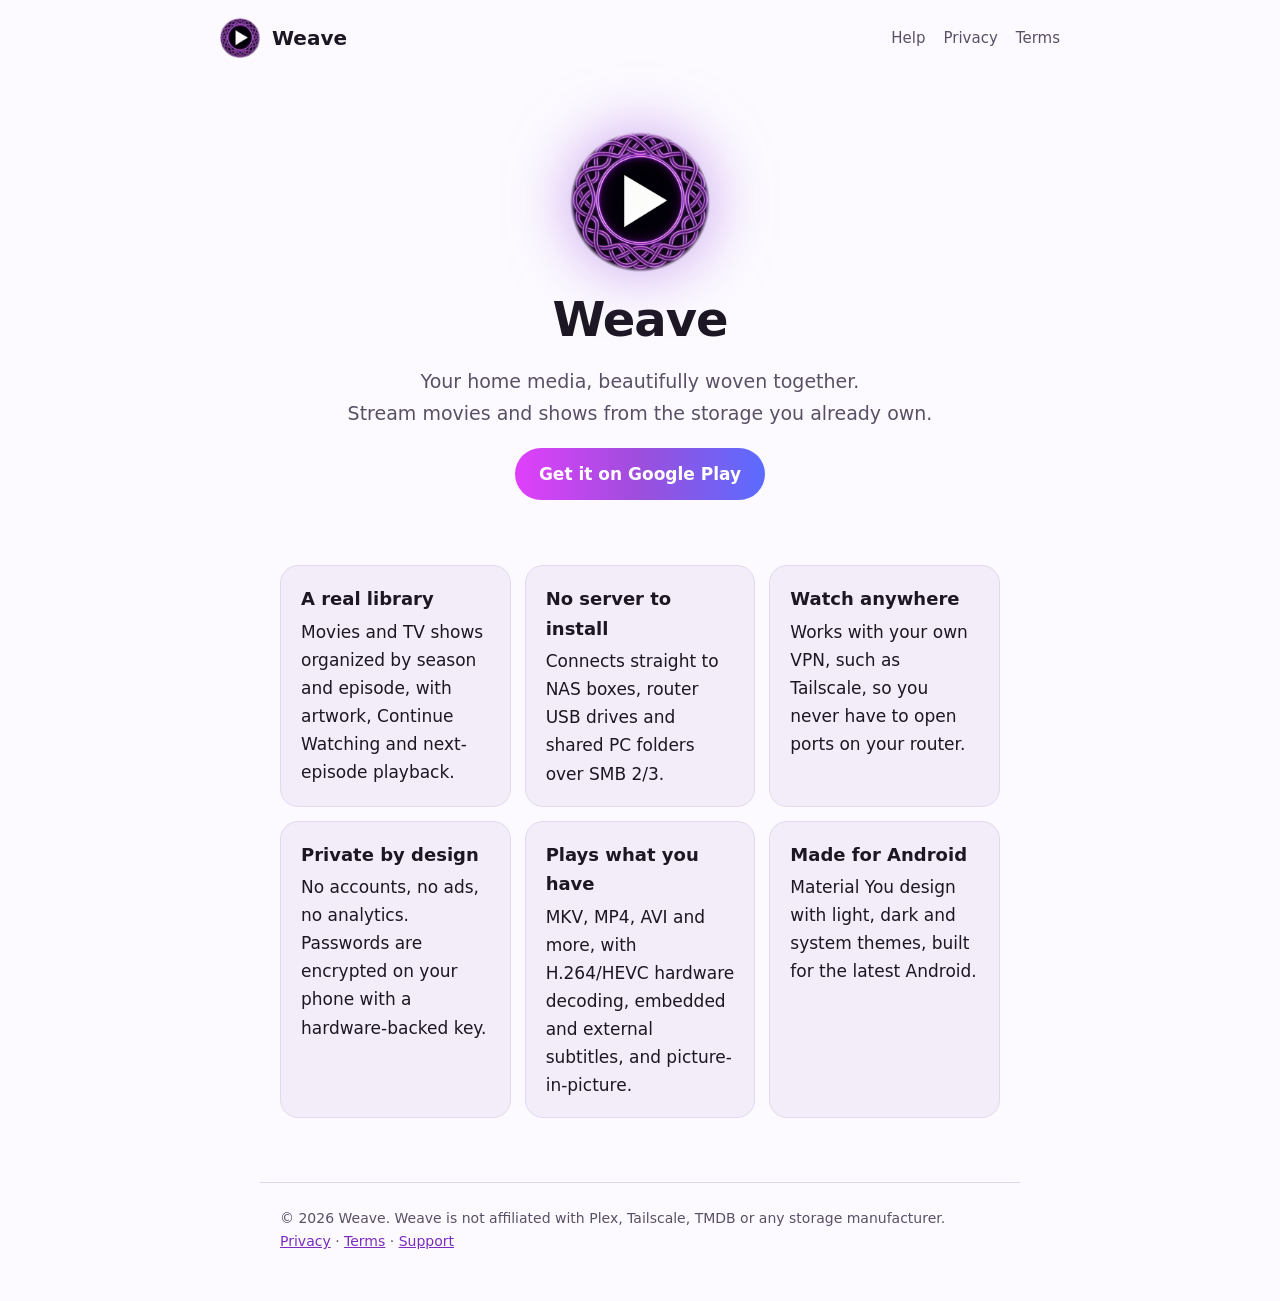
<file: index.html>
<!doctype html>
<html lang="en">
<head>
<meta charset="utf-8">
<meta name="viewport" content="width=device-width, initial-scale=1">
<title>Weave — NAS &amp; Media Player for Android</title>
<meta name="description" content="Weave streams movies and TV shows from your NAS or router-attached drive over SMB, with a private, Plex-style library. No accounts, no ads, no tracking.">
<link rel="icon" href="logo.png">
<link rel="stylesheet" href="style.css">
</head>
<body>
<header class="site">
  <img src="logo.png" alt=""><a class="name" href="index.html">Weave</a>
  <nav><a href="support.html">Help</a><a href="privacy.html">Privacy</a><a href="terms.html">Terms</a></nav>
</header>
<main>
  <section class="hero">
    <img src="logo.png" alt="Weave logo">
    <h1>Weave</h1>
    <p class="lede">Your home media, beautifully woven together.<br>Stream movies and shows from the storage you already own.</p>
    <p><a class="btn" href="https://play.google.com/store/apps/details?id=com.weaveplayer.app">Get it on Google Play</a></p>
  </section>

  <div class="grid">
    <div class="card"><h3>A real library</h3>Movies and TV shows organized by season and episode, with artwork, Continue Watching and next-episode playback.</div>
    <div class="card"><h3>No server to install</h3>Connects straight to NAS boxes, router USB drives and shared PC folders over SMB 2/3.</div>
    <div class="card"><h3>Watch anywhere</h3>Works with your own VPN, such as Tailscale, so you never have to open ports on your router.</div>
    <div class="card"><h3>Private by design</h3>No accounts, no ads, no analytics. Passwords are encrypted on your phone with a hardware-backed key.</div>
    <div class="card"><h3>Plays what you have</h3>MKV, MP4, AVI and more, with H.264/HEVC hardware decoding, embedded and external subtitles, and picture-in-picture.</div>
    <div class="card"><h3>Made for Android</h3>Material You design with light, dark and system themes, built for the latest Android.</div>
  </div>
</main>
<footer>© 2026 Weave. Weave is not affiliated with Plex, Tailscale, TMDB or any storage manufacturer. <a href="privacy.html">Privacy</a> · <a href="terms.html">Terms</a> · <a href="support.html">Support</a></footer>
</body>
</html>
</file>
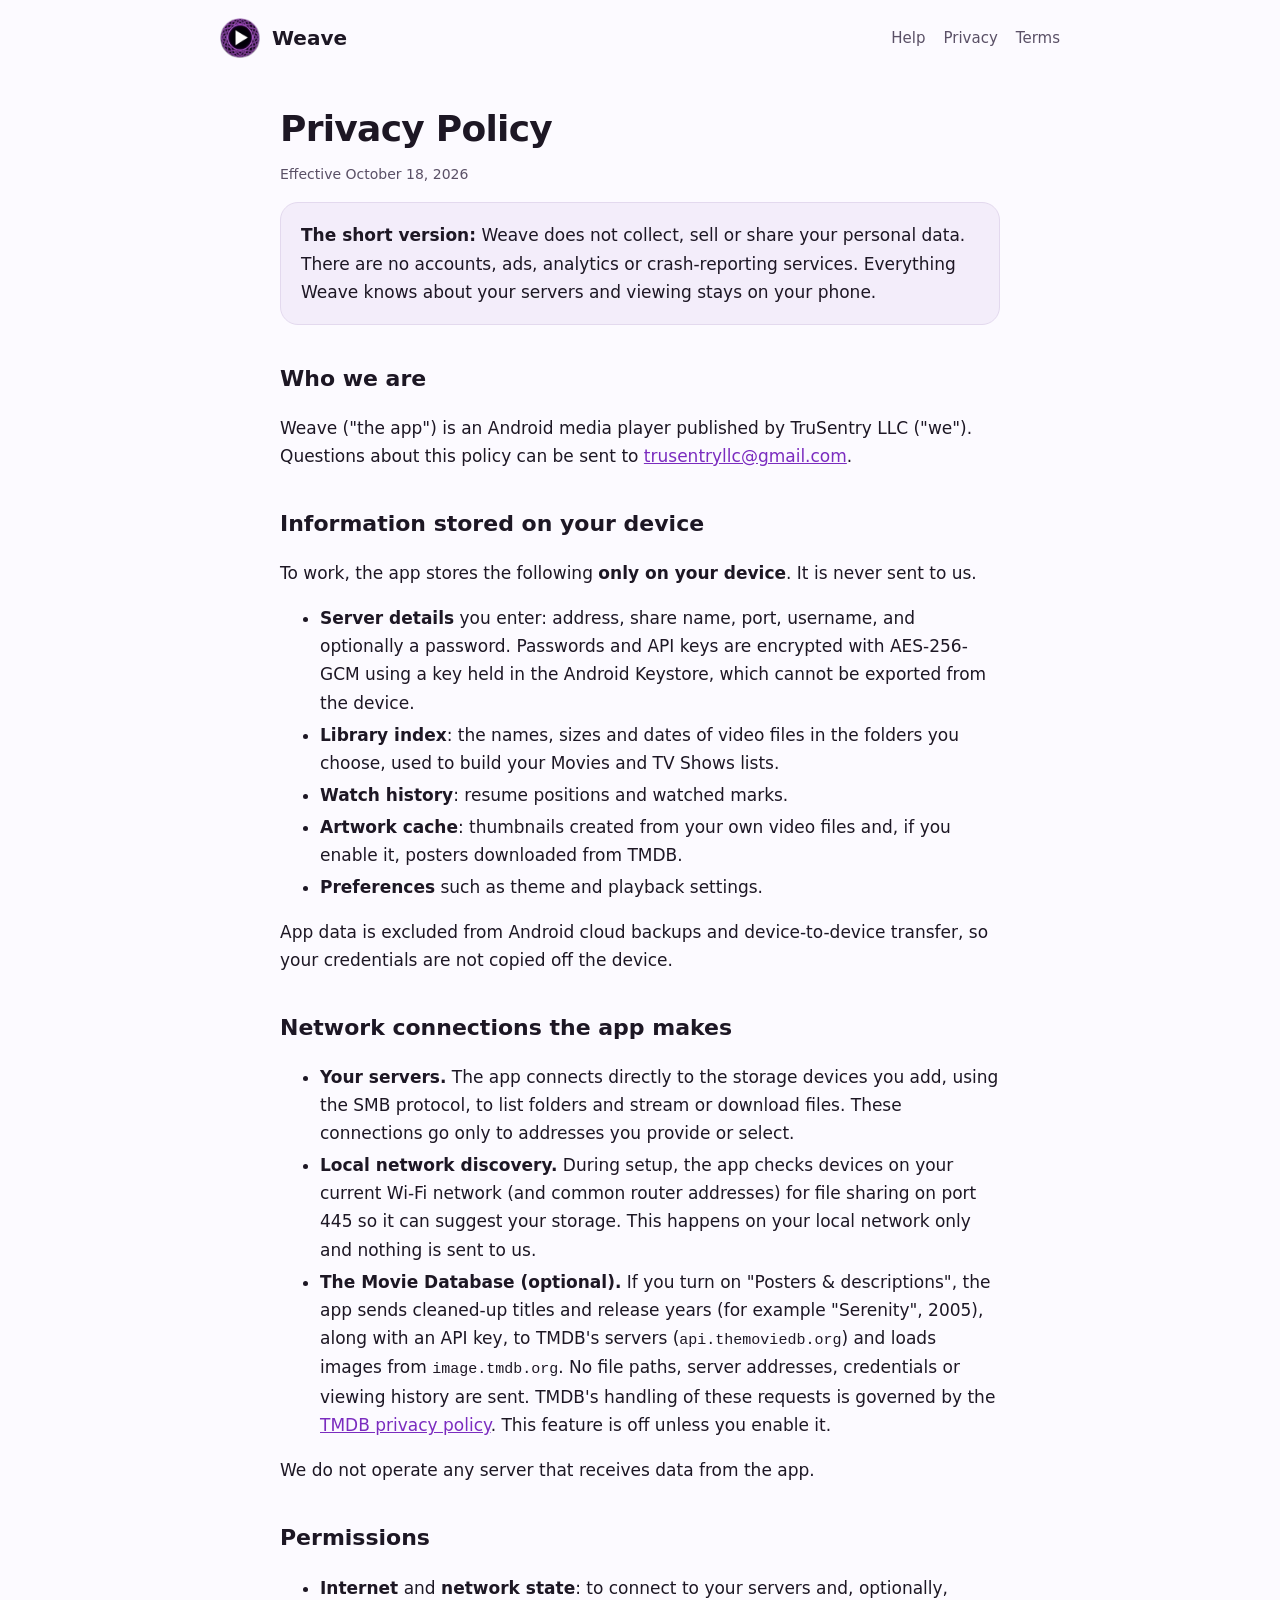
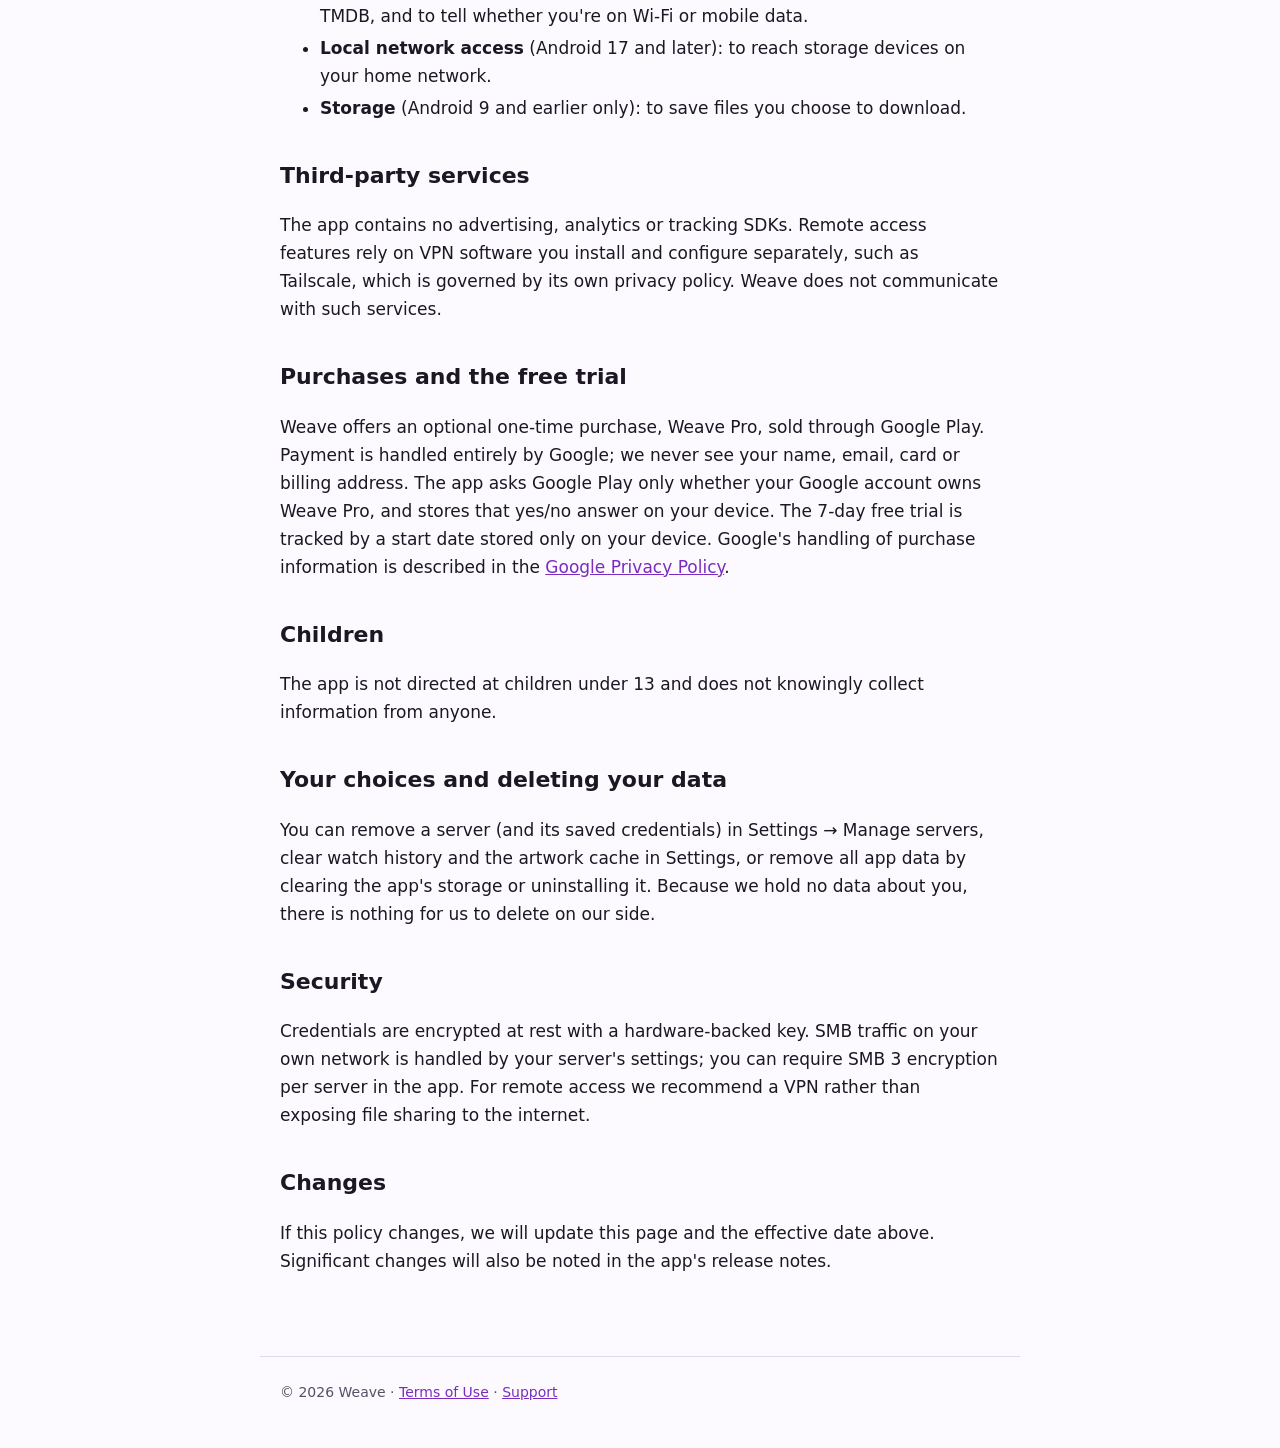
<file: privacy.html>
<!doctype html>
<html lang="en">
<head>
<meta charset="utf-8">
<meta name="viewport" content="width=device-width, initial-scale=1">
<title>Privacy Policy — Weave</title>
<link rel="icon" href="logo.png">
<link rel="stylesheet" href="style.css">
</head>
<body>
<header class="site">
  <img src="logo.png" alt=""><a class="name" href="index.html">Weave</a>
  <nav><a href="support.html">Help</a><a href="privacy.html">Privacy</a><a href="terms.html">Terms</a></nav>
</header>
<main>
<h1>Privacy Policy</h1>
<p class="updated">Effective October 18, 2026</p>

<div class="card"><strong>The short version:</strong> Weave does not collect, sell or share your personal data. There are no accounts, ads, analytics or crash-reporting services. Everything Weave knows about your servers and viewing stays on your phone.</div>

<h2>Who we are</h2>
<p>Weave ("the app") is an Android media player published by TruSentry LLC ("we"). Questions about this policy can be sent to <a href="mailto:trusentryllc@gmail.com">trusentryllc@gmail.com</a>.</p>

<h2>Information stored on your device</h2>
<p>To work, the app stores the following <strong>only on your device</strong>. It is never sent to us.</p>
<ul>
  <li><strong>Server details</strong> you enter: address, share name, port, username, and optionally a password. Passwords and API keys are encrypted with AES-256-GCM using a key held in the Android Keystore, which cannot be exported from the device.</li>
  <li><strong>Library index</strong>: the names, sizes and dates of video files in the folders you choose, used to build your Movies and TV Shows lists.</li>
  <li><strong>Watch history</strong>: resume positions and watched marks.</li>
  <li><strong>Artwork cache</strong>: thumbnails created from your own video files and, if you enable it, posters downloaded from TMDB.</li>
  <li><strong>Preferences</strong> such as theme and playback settings.</li>
</ul>
<p>App data is excluded from Android cloud backups and device-to-device transfer, so your credentials are not copied off the device.</p>

<h2>Network connections the app makes</h2>
<ul>
  <li><strong>Your servers.</strong> The app connects directly to the storage devices you add, using the SMB protocol, to list folders and stream or download files. These connections go only to addresses you provide or select.</li>
  <li><strong>Local network discovery.</strong> During setup, the app checks devices on your current Wi-Fi network (and common router addresses) for file sharing on port 445 so it can suggest your storage. This happens on your local network only and nothing is sent to us.</li>
  <li><strong>The Movie Database (optional).</strong> If you turn on "Posters &amp; descriptions", the app sends cleaned-up titles and release years (for example "Serenity", 2005), along with an API key, to TMDB's servers (<code>api.themoviedb.org</code>) and loads images from <code>image.tmdb.org</code>. No file paths, server addresses, credentials or viewing history are sent. TMDB's handling of these requests is governed by the <a href="https://www.themoviedb.org/privacy-policy">TMDB privacy policy</a>. This feature is off unless you enable it.</li>
</ul>
<p>We do not operate any server that receives data from the app.</p>

<h2>Permissions</h2>
<ul>
  <li><strong>Internet</strong> and <strong>network state</strong>: to connect to your servers and, optionally, TMDB, and to tell whether you're on Wi-Fi or mobile data.</li>
  <li><strong>Local network access</strong> (Android 17 and later): to reach storage devices on your home network.</li>
  <li><strong>Storage</strong> (Android 9 and earlier only): to save files you choose to download.</li>
</ul>

<h2>Third-party services</h2>
<p>The app contains no advertising, analytics or tracking SDKs. Remote access features rely on VPN software you install and configure separately, such as Tailscale, which is governed by its own privacy policy. Weave does not communicate with such services.</p>

<h2>Purchases and the free trial</h2>
<p>Weave offers an optional one-time purchase, Weave Pro, sold through Google Play. Payment is handled entirely by Google; we never see your name, email, card or billing address. The app asks Google Play only whether your Google account owns Weave Pro, and stores that yes/no answer on your device. The 7-day free trial is tracked by a start date stored only on your device. Google's handling of purchase information is described in the <a href="https://policies.google.com/privacy">Google Privacy Policy</a>.</p>

<h2>Children</h2>
<p>The app is not directed at children under 13 and does not knowingly collect information from anyone.</p>

<h2>Your choices and deleting your data</h2>
<p>You can remove a server (and its saved credentials) in Settings → Manage servers, clear watch history and the artwork cache in Settings, or remove all app data by clearing the app's storage or uninstalling it. Because we hold no data about you, there is nothing for us to delete on our side.</p>

<h2>Security</h2>
<p>Credentials are encrypted at rest with a hardware-backed key. SMB traffic on your own network is handled by your server's settings; you can require SMB 3 encryption per server in the app. For remote access we recommend a VPN rather than exposing file sharing to the internet.</p>

<h2>Changes</h2>
<p>If this policy changes, we will update this page and the effective date above. Significant changes will also be noted in the app's release notes.</p>
</main>
<footer>© 2026 Weave · <a href="terms.html">Terms of Use</a> · <a href="support.html">Support</a></footer>
</body>
</html>
</file>
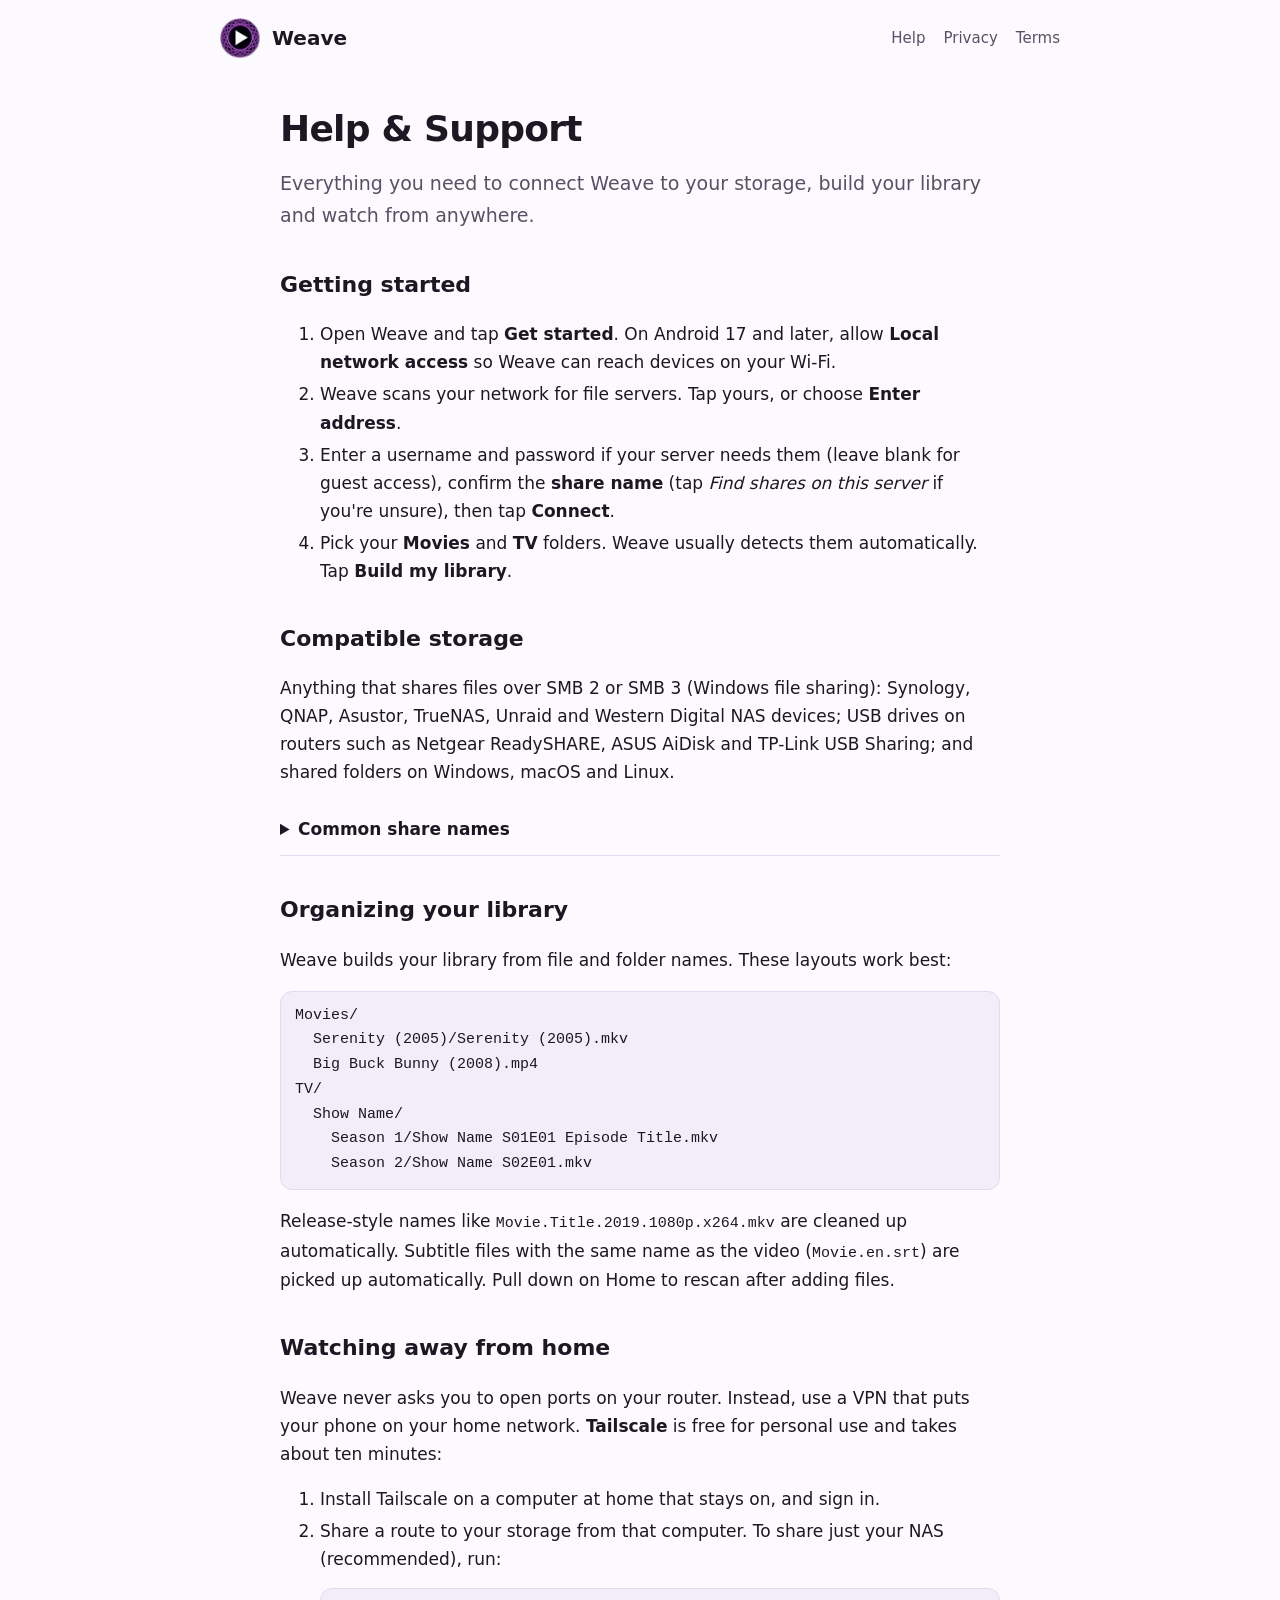
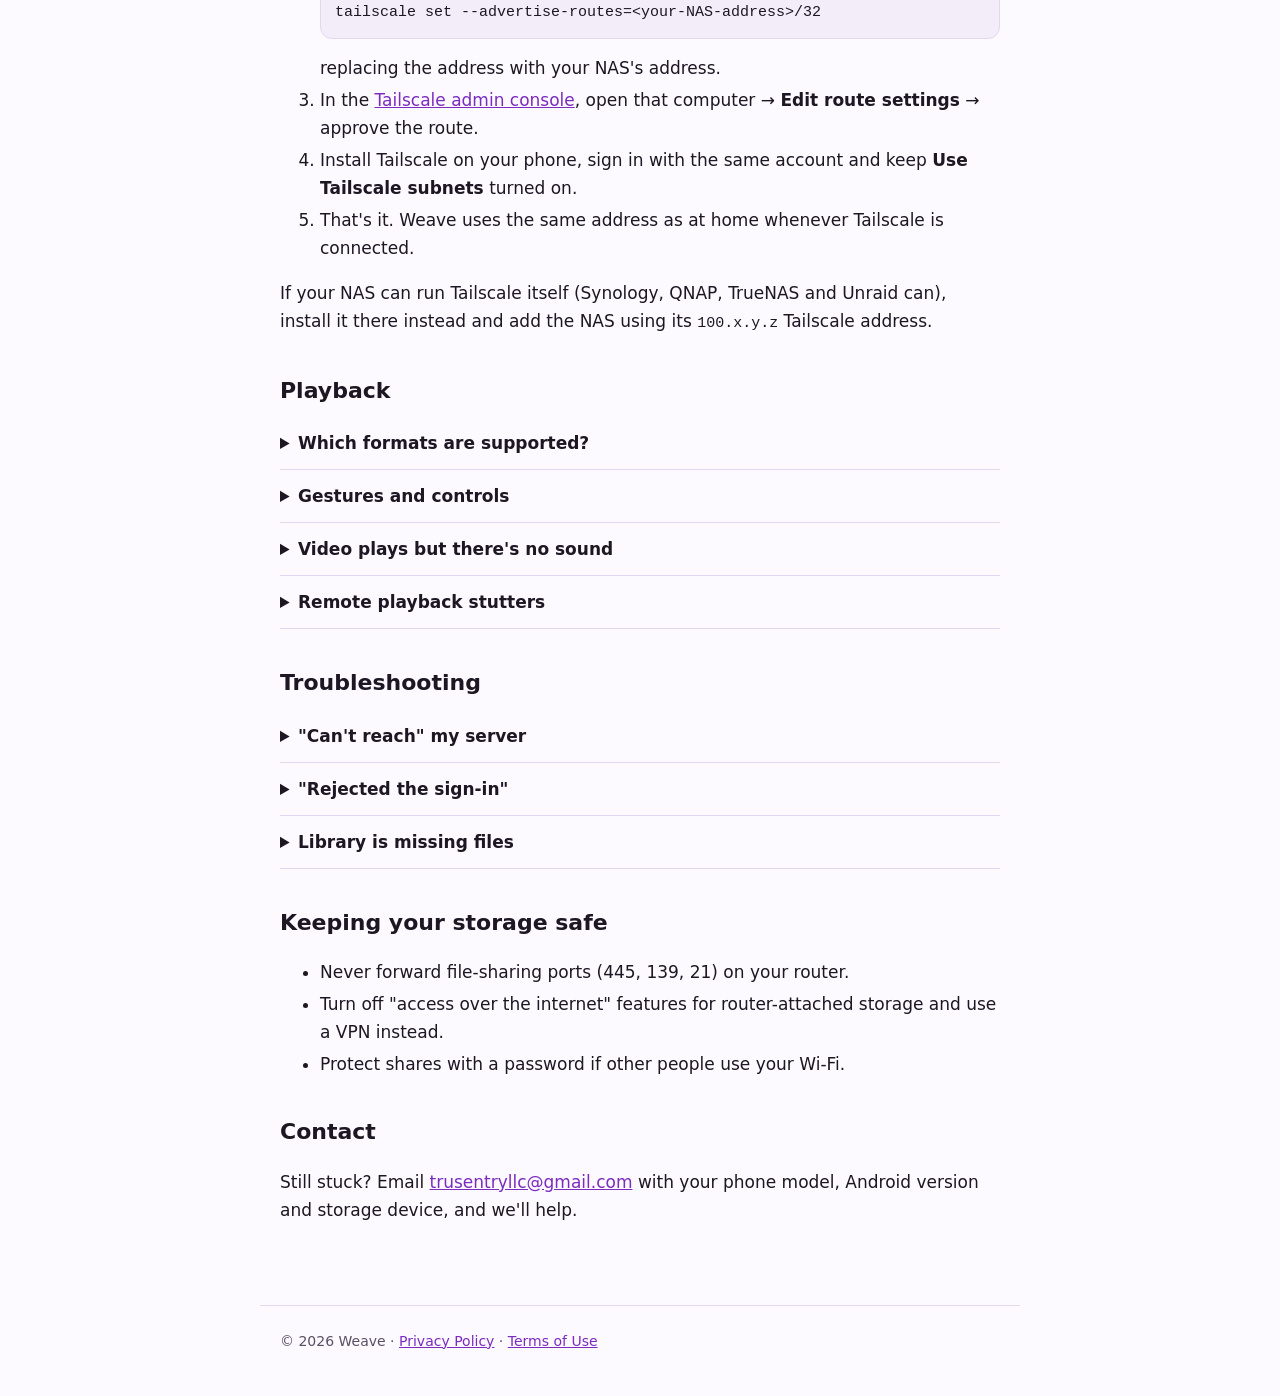
<file: support.html>
<!doctype html>
<html lang="en">
<head>
<meta charset="utf-8">
<meta name="viewport" content="width=device-width, initial-scale=1">
<title>Help &amp; Support — Weave</title>
<link rel="icon" href="logo.png">
<link rel="stylesheet" href="style.css">
</head>
<body>
<header class="site">
  <img src="logo.png" alt=""><a class="name" href="index.html">Weave</a>
  <nav><a href="support.html">Help</a><a href="privacy.html">Privacy</a><a href="terms.html">Terms</a></nav>
</header>
<main>
<h1>Help &amp; Support</h1>
<p class="lede">Everything you need to connect Weave to your storage, build your library and watch from anywhere.</p>

<h2>Getting started</h2>
<ol>
  <li>Open Weave and tap <strong>Get started</strong>. On Android 17 and later, allow <strong>Local network access</strong> so Weave can reach devices on your Wi-Fi.</li>
  <li>Weave scans your network for file servers. Tap yours, or choose <strong>Enter address</strong>.</li>
  <li>Enter a username and password if your server needs them (leave blank for guest access), confirm the <strong>share name</strong> (tap <em>Find shares on this server</em> if you're unsure), then tap <strong>Connect</strong>.</li>
  <li>Pick your <strong>Movies</strong> and <strong>TV</strong> folders. Weave usually detects them automatically. Tap <strong>Build my library</strong>.</li>
</ol>

<h2>Compatible storage</h2>
<p>Anything that shares files over SMB 2 or SMB 3 (Windows file sharing): Synology, QNAP, Asustor, TrueNAS, Unraid and Western Digital NAS devices; USB drives on routers such as Netgear ReadySHARE, ASUS AiDisk and TP-Link USB Sharing; and shared folders on Windows, macOS and Linux.</p>

<details><summary>Common share names</summary>
<ul>
  <li><strong>Netgear ReadySHARE:</strong> <code>USB_Storage</code> or <code>T_Drive</code> (the address is usually your router's own address)</li>
  <li><strong>Synology / QNAP:</strong> the shared folder you created, such as <code>video</code>, <code>media</code> or <code>homes</code></li>
  <li><strong>Windows:</strong> the name shown under the folder's Properties → Sharing</li>
</ul></details>

<h2>Organizing your library</h2>
<p>Weave builds your library from file and folder names. These layouts work best:</p>
<pre>Movies/
  Serenity (2005)/Serenity (2005).mkv
  Big Buck Bunny (2008).mp4
TV/
  Show Name/
    Season 1/Show Name S01E01 Episode Title.mkv
    Season 2/Show Name S02E01.mkv</pre>
<p>Release-style names like <code>Movie.Title.2019.1080p.x264.mkv</code> are cleaned up automatically. Subtitle files with the same name as the video (<code>Movie.en.srt</code>) are picked up automatically. Pull down on Home to rescan after adding files.</p>

<h2>Watching away from home</h2>
<p>Weave never asks you to open ports on your router. Instead, use a VPN that puts your phone on your home network. <strong>Tailscale</strong> is free for personal use and takes about ten minutes:</p>
<ol>
  <li>Install Tailscale on a computer at home that stays on, and sign in.</li>
  <li>Share a route to your storage from that computer. To share just your NAS (recommended), run:
    <pre>tailscale set --advertise-routes=&lt;your-NAS-address&gt;/32</pre>
    replacing the address with your NAS's address.</li>
  <li>In the <a href="https://login.tailscale.com/admin/machines">Tailscale admin console</a>, open that computer → <strong>Edit route settings</strong> → approve the route.</li>
  <li>Install Tailscale on your phone, sign in with the same account and keep <strong>Use Tailscale subnets</strong> turned on.</li>
  <li>That's it. Weave uses the same address as at home whenever Tailscale is connected.</li>
</ol>
<p>If your NAS can run Tailscale itself (Synology, QNAP, TrueNAS and Unraid can), install it there instead and add the NAS using its <code>100.x.y.z</code> Tailscale address.</p>

<h2>Playback</h2>
<details><summary>Which formats are supported?</summary>
<p>MKV, MP4, AVI, MOV, WebM and MPEG-TS containers, with H.264, H.265/HEVC, VP9 and AV1 video where your phone supports them in hardware. Audio: AAC, MP3, Opus, FLAC and Vorbis everywhere; Dolby Digital (AC-3/E-AC-3) and DTS depend on your phone's decoders. Most Samsung phones include Dolby.</p></details>
<details><summary>Gestures and controls</summary>
<p>Double-tap the left or right of the picture to skip back 10 or forward 30 seconds, and double-tap the middle to pause. The zoom button switches between Fit, Zoom and Stretch. Leaving the app while a video plays opens picture-in-picture. Audio, subtitle and speed options are in the player's settings menu.</p></details>
<details><summary>Video plays but there's no sound</summary>
<p>Your phone can't decode that audio format (DTS is the usual cause). Choose another audio track in the player settings if the file has one.</p></details>
<details><summary>Remote playback stutters</summary>
<p>Away from home, playback is limited by your home internet's upload speed. 1080p usually needs 5–10 Mbps. Weave doesn't transcode, so smaller HEVC files stream best remotely.</p></details>

<h2>Troubleshooting</h2>
<details><summary>"Can't reach" my server</summary>
<p>Check that your phone is on the same Wi-Fi as the server (or that your VPN is connected when away), that the address is right, and on Android 17+ that Local network access is allowed in Settings → Apps → Weave → Permissions. Some mesh Wi-Fi systems put phones on a separate network from the main router; Weave checks common router addresses for this, but you can always enter the address manually.</p></details>
<details><summary>"Rejected the sign-in"</summary>
<p>Double-check the username and password. Some routers use the router's admin account for protected shares.</p></details>
<details><summary>Library is missing files</summary>
<p>Make sure the files are inside the folders chosen in Settings → Library folders, then pull down on Home to rescan. For TV, keep one folder per show.</p></details>

<h2>Keeping your storage safe</h2>
<ul>
  <li>Never forward file-sharing ports (445, 139, 21) on your router.</li>
  <li>Turn off "access over the internet" features for router-attached storage and use a VPN instead.</li>
  <li>Protect shares with a password if other people use your Wi-Fi.</li>
</ul>

<h2>Contact</h2>
<p>Still stuck? Email <a href="mailto:trusentryllc@gmail.com">trusentryllc@gmail.com</a> with your phone model, Android version and storage device, and we'll help.</p>
</main>
<footer>© 2026 Weave · <a href="privacy.html">Privacy Policy</a> · <a href="terms.html">Terms of Use</a></footer>
</body>
</html>
</file>
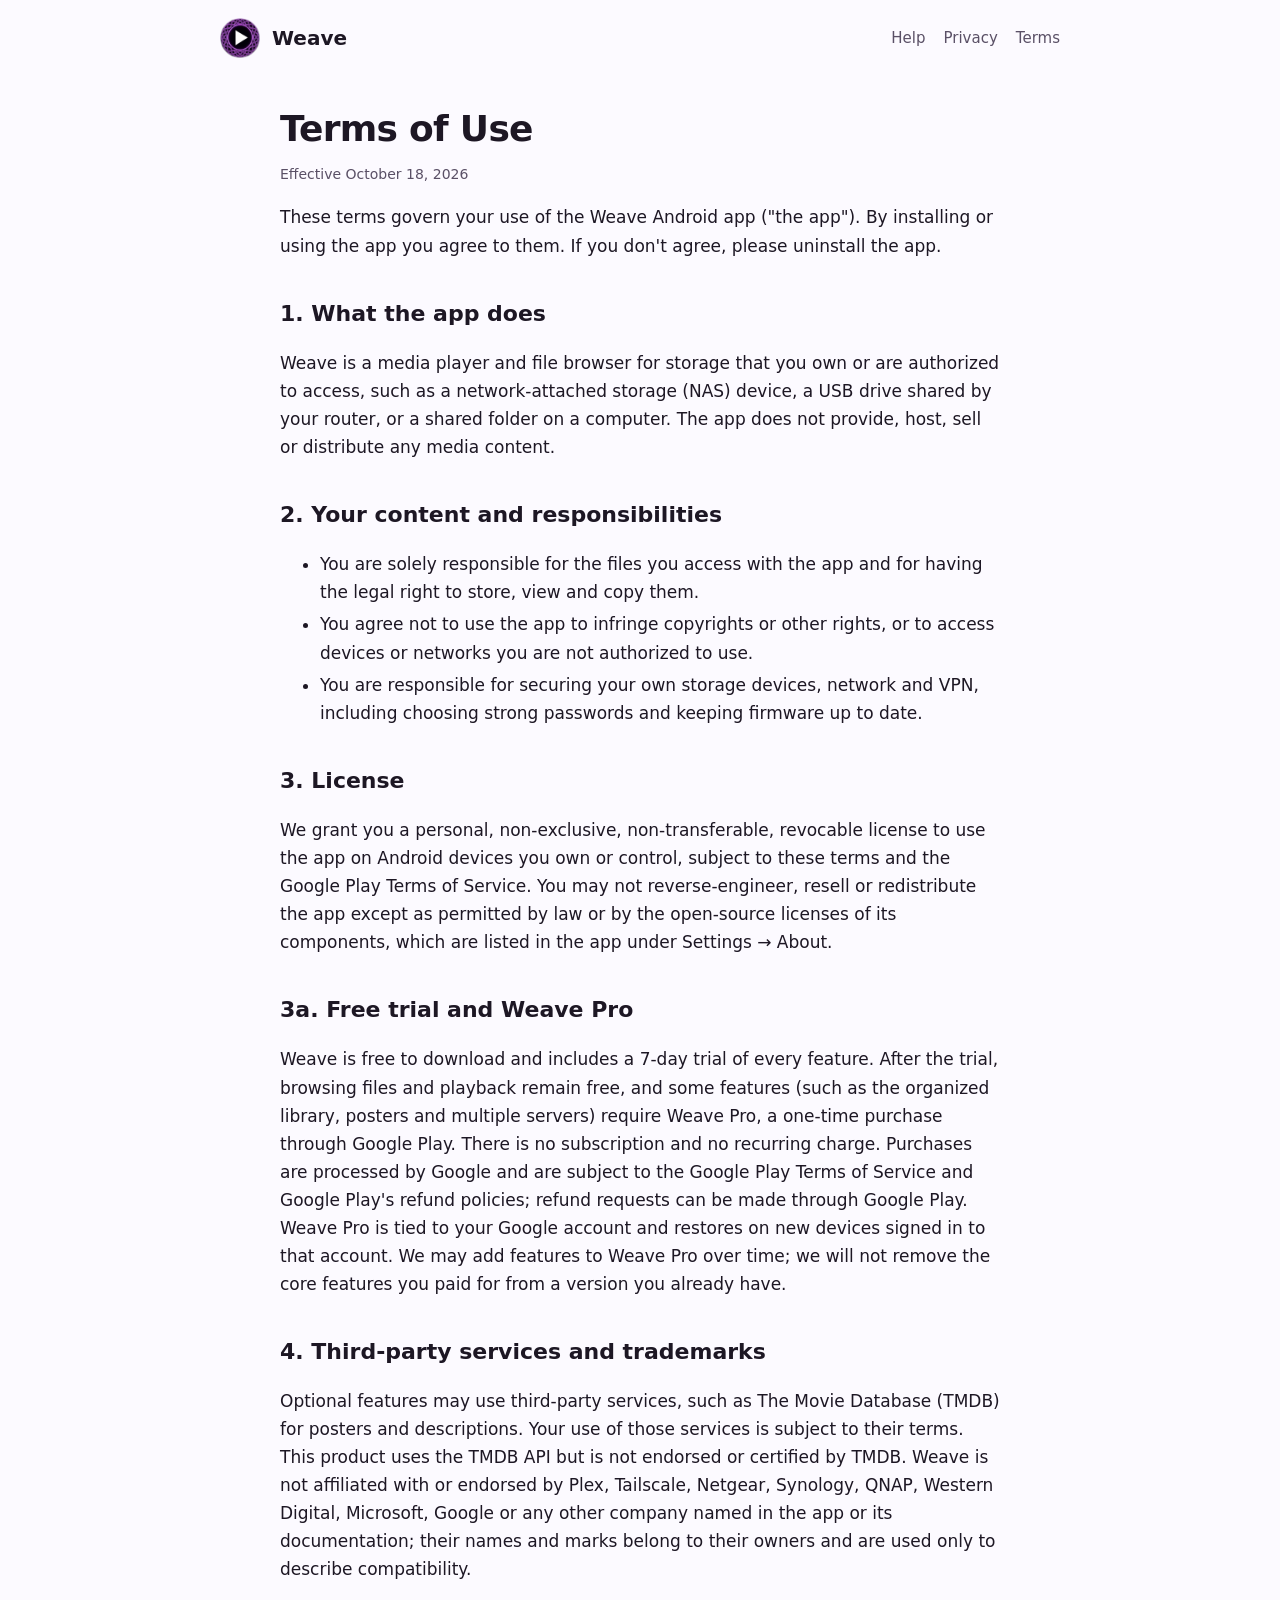
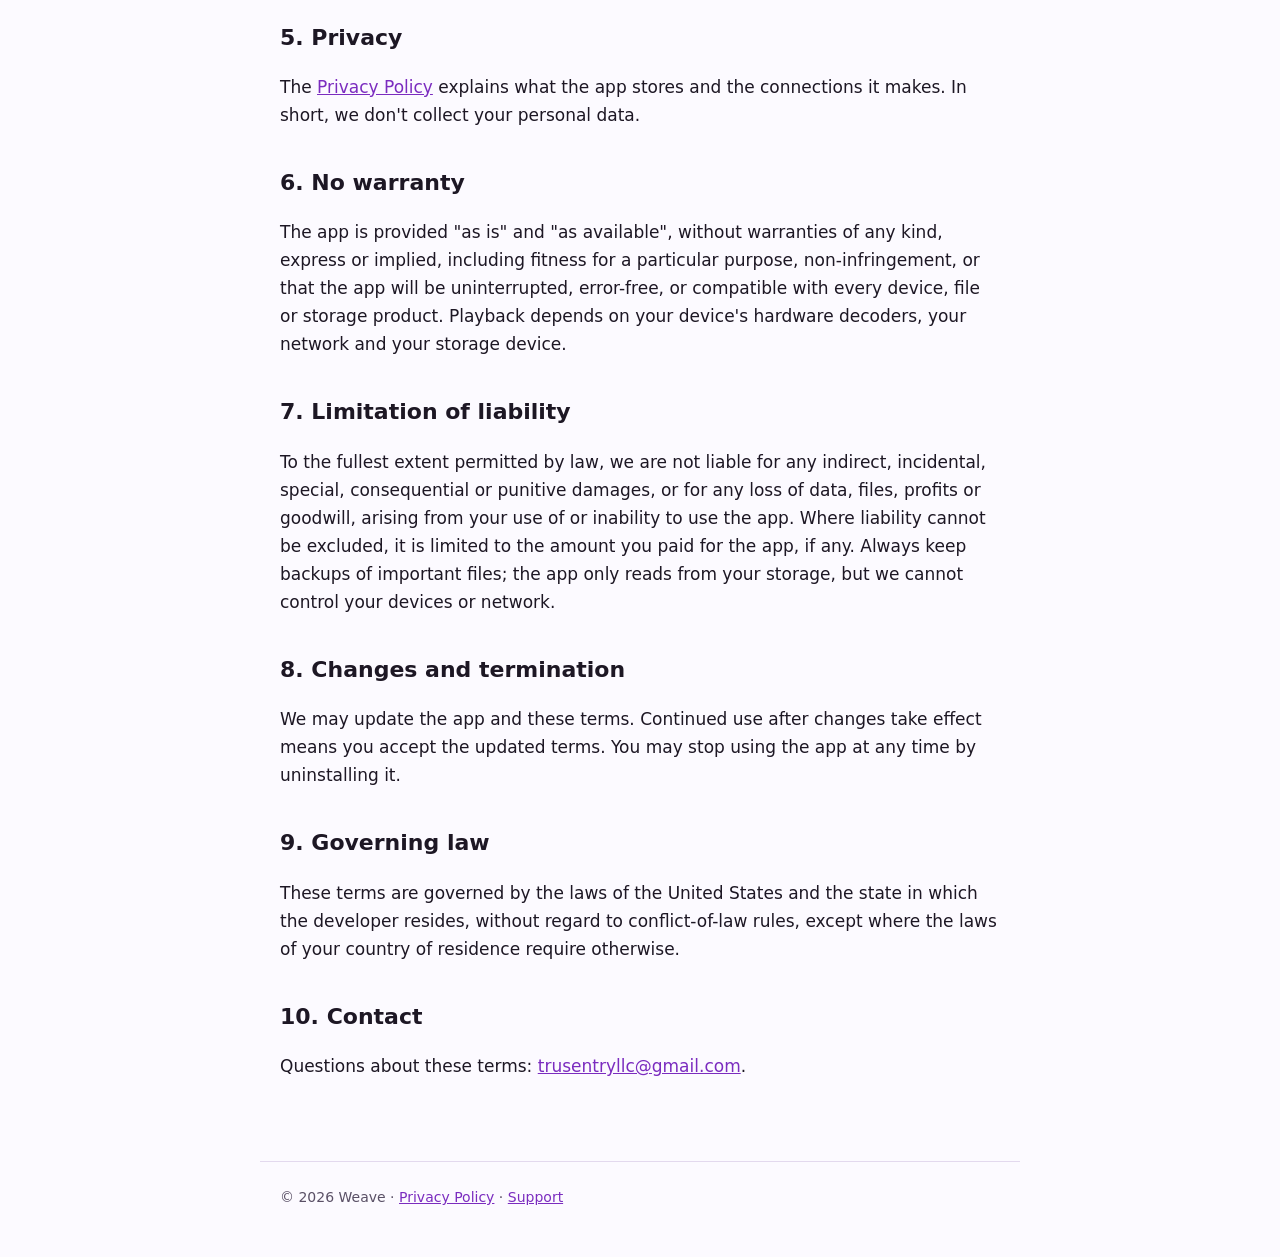
<file: terms.html>
<!doctype html>
<html lang="en">
<head>
<meta charset="utf-8">
<meta name="viewport" content="width=device-width, initial-scale=1">
<title>Terms of Use — Weave</title>
<link rel="icon" href="logo.png">
<link rel="stylesheet" href="style.css">
</head>
<body>
<header class="site">
  <img src="logo.png" alt=""><a class="name" href="index.html">Weave</a>
  <nav><a href="support.html">Help</a><a href="privacy.html">Privacy</a><a href="terms.html">Terms</a></nav>
</header>
<main>
<h1>Terms of Use</h1>
<p class="updated">Effective October 18, 2026</p>

<p>These terms govern your use of the Weave Android app ("the app"). By installing or using the app you agree to them. If you don't agree, please uninstall the app.</p>

<h2>1. What the app does</h2>
<p>Weave is a media player and file browser for storage that you own or are authorized to access, such as a network-attached storage (NAS) device, a USB drive shared by your router, or a shared folder on a computer. The app does not provide, host, sell or distribute any media content.</p>

<h2>2. Your content and responsibilities</h2>
<ul>
  <li>You are solely responsible for the files you access with the app and for having the legal right to store, view and copy them.</li>
  <li>You agree not to use the app to infringe copyrights or other rights, or to access devices or networks you are not authorized to use.</li>
  <li>You are responsible for securing your own storage devices, network and VPN, including choosing strong passwords and keeping firmware up to date.</li>
</ul>

<h2>3. License</h2>
<p>We grant you a personal, non-exclusive, non-transferable, revocable license to use the app on Android devices you own or control, subject to these terms and the Google Play Terms of Service. You may not reverse-engineer, resell or redistribute the app except as permitted by law or by the open-source licenses of its components, which are listed in the app under Settings → About.</p>

<h2>3a. Free trial and Weave Pro</h2>
<p>Weave is free to download and includes a 7-day trial of every feature. After the trial, browsing files and playback remain free, and some features (such as the organized library, posters and multiple servers) require Weave Pro, a one-time purchase through Google Play. There is no subscription and no recurring charge. Purchases are processed by Google and are subject to the Google Play Terms of Service and Google Play's refund policies; refund requests can be made through Google Play. Weave Pro is tied to your Google account and restores on new devices signed in to that account. We may add features to Weave Pro over time; we will not remove the core features you paid for from a version you already have.</p>

<h2>4. Third-party services and trademarks</h2>
<p>Optional features may use third-party services, such as The Movie Database (TMDB) for posters and descriptions. Your use of those services is subject to their terms. This product uses the TMDB API but is not endorsed or certified by TMDB. Weave is not affiliated with or endorsed by Plex, Tailscale, Netgear, Synology, QNAP, Western Digital, Microsoft, Google or any other company named in the app or its documentation; their names and marks belong to their owners and are used only to describe compatibility.</p>

<h2>5. Privacy</h2>
<p>The <a href="privacy.html">Privacy Policy</a> explains what the app stores and the connections it makes. In short, we don't collect your personal data.</p>

<h2>6. No warranty</h2>
<p>The app is provided "as is" and "as available", without warranties of any kind, express or implied, including fitness for a particular purpose, non-infringement, or that the app will be uninterrupted, error-free, or compatible with every device, file or storage product. Playback depends on your device's hardware decoders, your network and your storage device.</p>

<h2>7. Limitation of liability</h2>
<p>To the fullest extent permitted by law, we are not liable for any indirect, incidental, special, consequential or punitive damages, or for any loss of data, files, profits or goodwill, arising from your use of or inability to use the app. Where liability cannot be excluded, it is limited to the amount you paid for the app, if any. Always keep backups of important files; the app only reads from your storage, but we cannot control your devices or network.</p>

<h2>8. Changes and termination</h2>
<p>We may update the app and these terms. Continued use after changes take effect means you accept the updated terms. You may stop using the app at any time by uninstalling it.</p>

<h2>9. Governing law</h2>
<p>These terms are governed by the laws of the United States and the state in which the developer resides, without regard to conflict-of-law rules, except where the laws of your country of residence require otherwise.</p>

<h2>10. Contact</h2>
<p>Questions about these terms: <a href="mailto:trusentryllc@gmail.com">trusentryllc@gmail.com</a>.</p>
</main>
<footer>© 2026 Weave · <a href="privacy.html">Privacy Policy</a> · <a href="support.html">Support</a></footer>
</body>
</html>
</file>
<file: style.css>
:root {
  --bg: #fcfaff; --surface: #f3edfa; --text: #1d1724; --muted: #5a5066; --line: #e3d9ee;
  --accent: #7b2cbf; --glow: linear-gradient(90deg, #e040fb, #9d4edd, #5b6cff);
}
@media (prefers-color-scheme: dark) {
  :root { --bg: #0b0712; --surface: #181122; --text: #ede6f5; --muted: #b8acc8; --line: #2b223b; --accent: #c77dff; }
}
* { box-sizing: border-box; }
body { margin: 0; background: var(--bg); color: var(--text); font: 17px/1.65 system-ui, -apple-system, "Segoe UI", Roboto, sans-serif; }
a { color: var(--accent); }
header.site { display: flex; align-items: center; gap: 12px; padding: 18px 20px; max-width: 880px; margin: 0 auto; }
header.site img { width: 40px; height: 40px; }
header.site .name { font-weight: 700; font-size: 20px; text-decoration: none; color: var(--text); }
header.site nav { margin-left: auto; display: flex; gap: 18px; font-size: 15px; flex-wrap: wrap; }
header.site nav a { color: var(--muted); text-decoration: none; }
header.site nav a:hover { color: var(--text); }
main { max-width: 760px; margin: 0 auto; padding: 8px 20px 64px; }
h1 { font-size: 36px; line-height: 1.15; letter-spacing: -0.02em; margin: 24px 0 8px; }
h2 { font-size: 22px; margin: 36px 0 8px; }
h3 { font-size: 18px; margin: 24px 0 4px; }
.lede { color: var(--muted); font-size: 19px; }
.updated { color: var(--muted); font-size: 14px; }
.card { background: var(--surface); border: 1px solid var(--line); border-radius: 18px; padding: 18px 20px; margin: 16px 0; }
.hero { text-align: center; padding: 48px 0 24px; }
.hero img { width: 140px; height: 140px; filter: drop-shadow(0 0 32px rgba(157, 78, 221, .55)); }
.hero h1 { font-size: 48px; margin-top: 12px; }
.btn { display: inline-block; background: var(--glow); color: #fff; padding: 12px 24px; border-radius: 999px; text-decoration: none; font-weight: 600; }
.grid { display: grid; grid-template-columns: repeat(auto-fit, minmax(220px, 1fr)); gap: 14px; margin-top: 24px; }
.grid .card { margin: 0; }
.grid h3 { margin-top: 0; }
code, pre { font-family: ui-monospace, "Cascadia Code", Menlo, monospace; font-size: 15px; }
pre { background: var(--surface); border: 1px solid var(--line); border-radius: 12px; padding: 12px 14px; overflow-x: auto; }
details { border-bottom: 1px solid var(--line); padding: 12px 0; }
details summary { cursor: pointer; font-weight: 600; }
footer { max-width: 760px; margin: 0 auto; padding: 24px 20px 48px; color: var(--muted); font-size: 14px; border-top: 1px solid var(--line); }
ol li, ul li { margin: 4px 0; }
</file>
